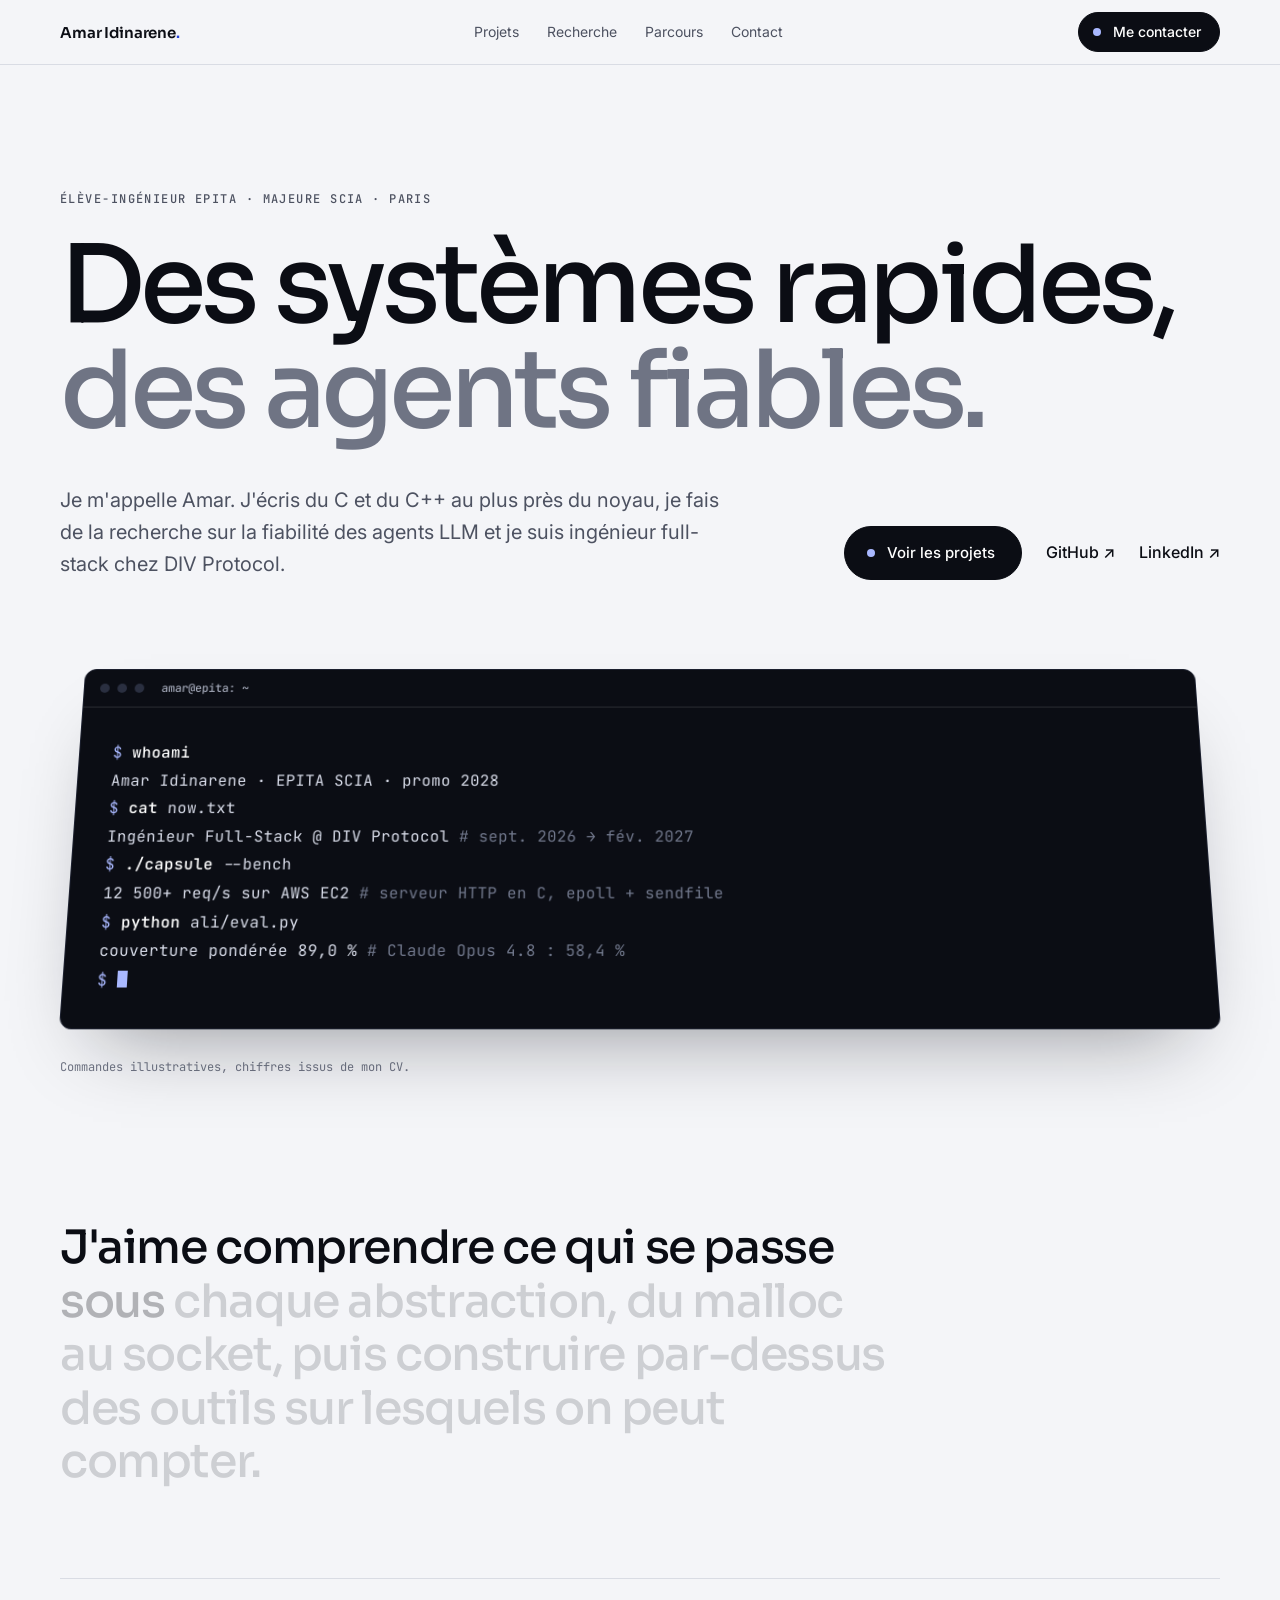
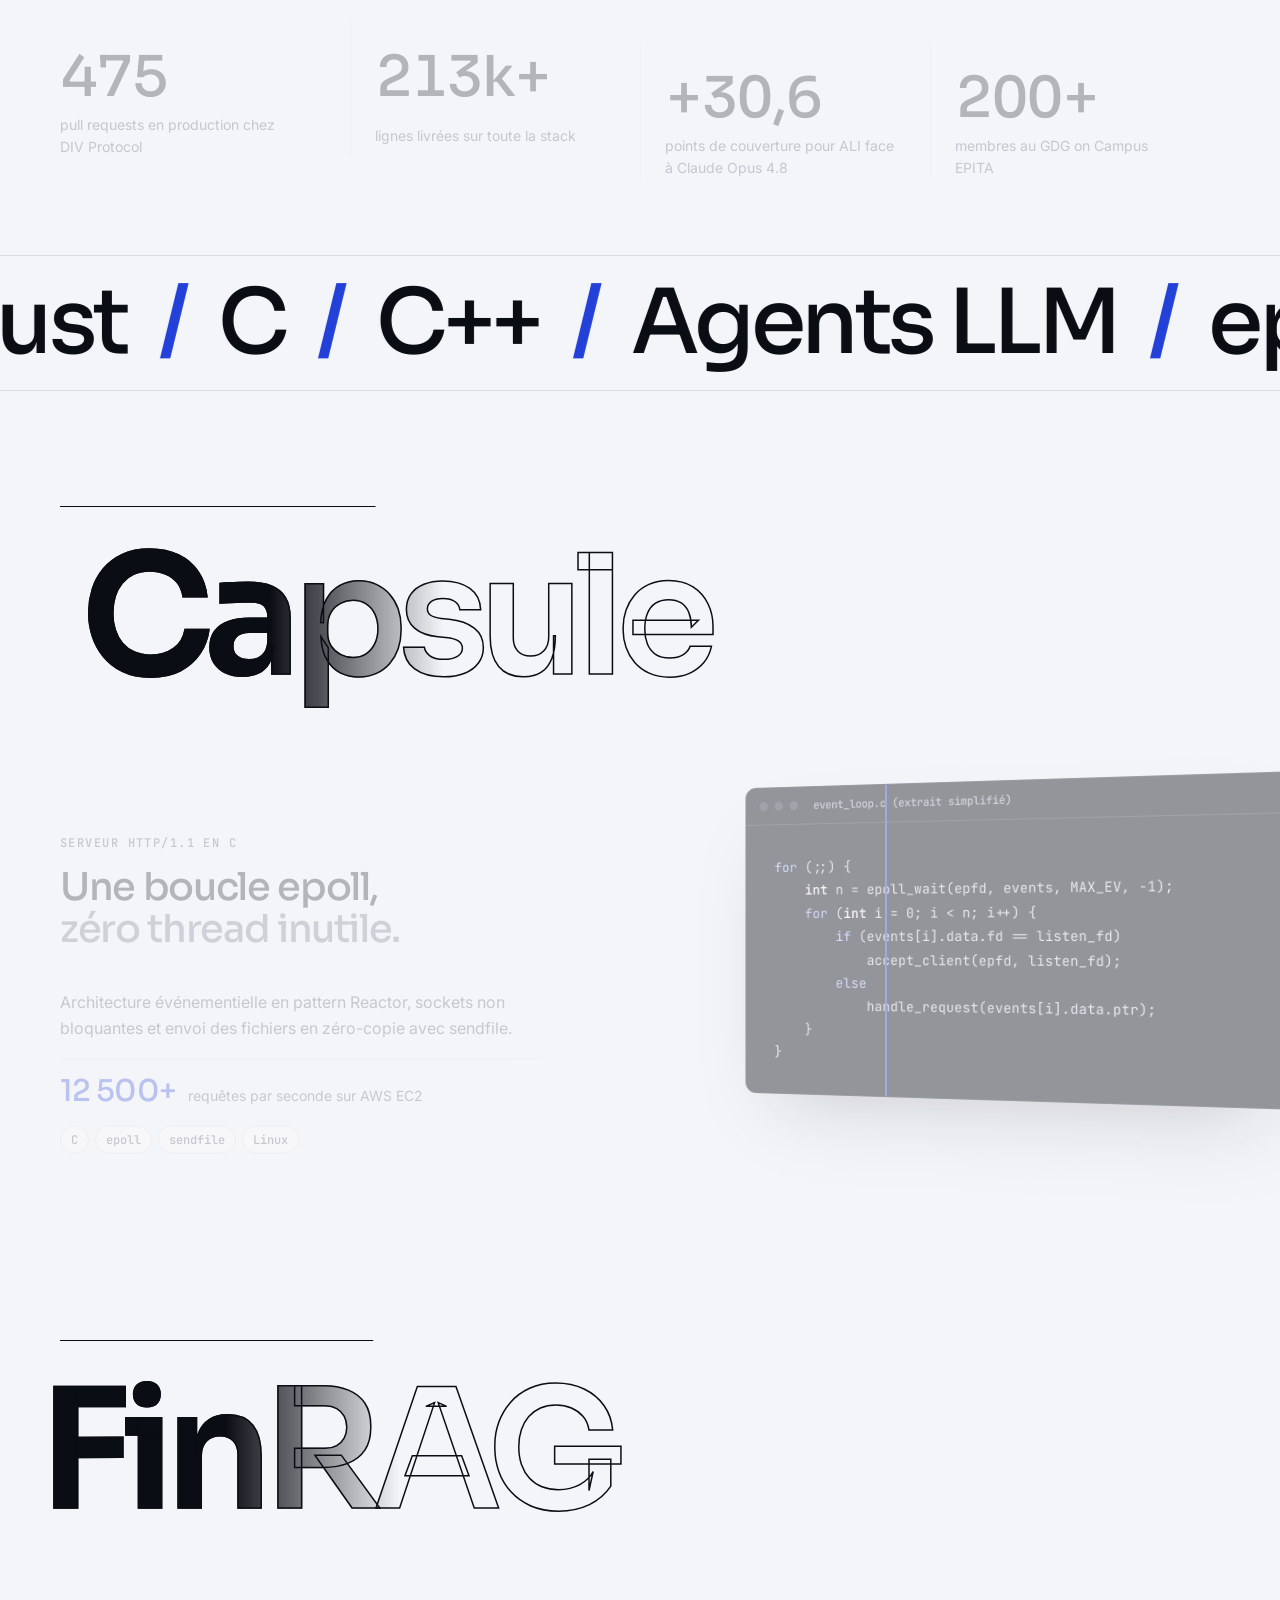
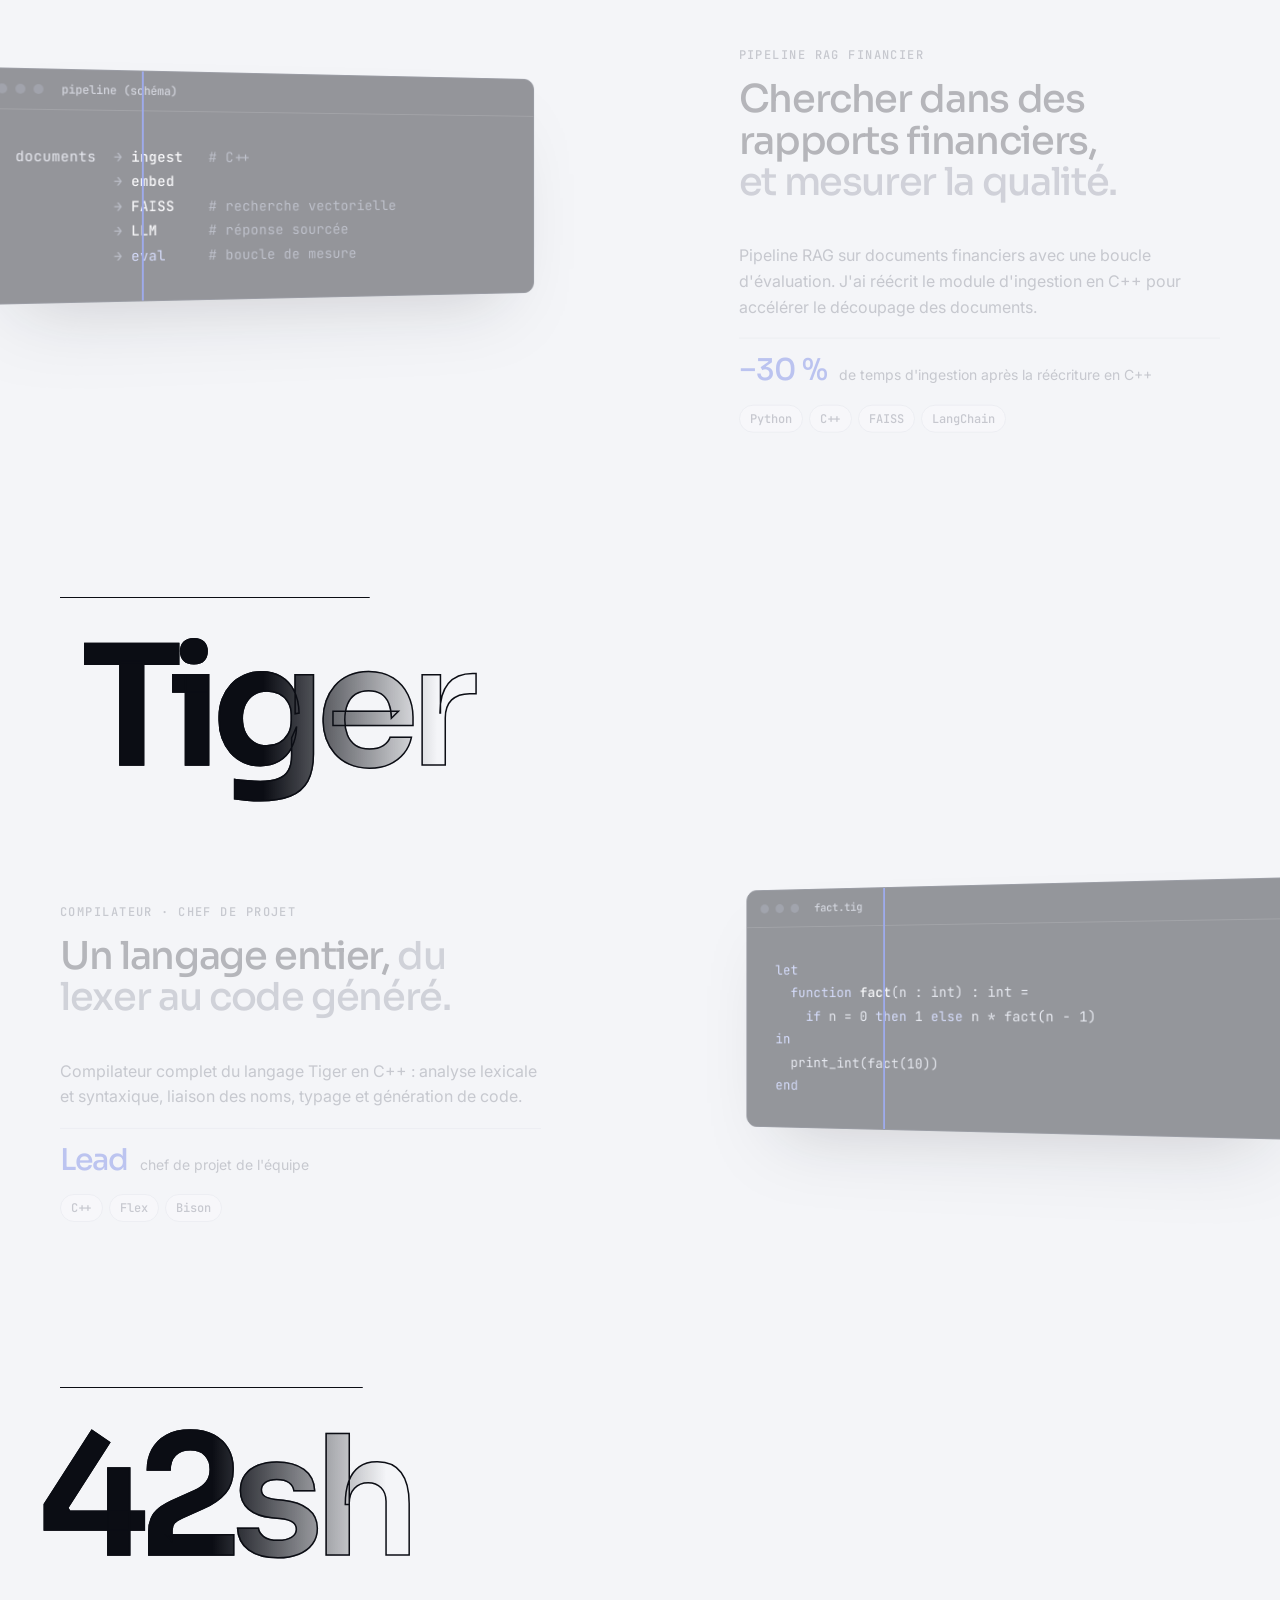
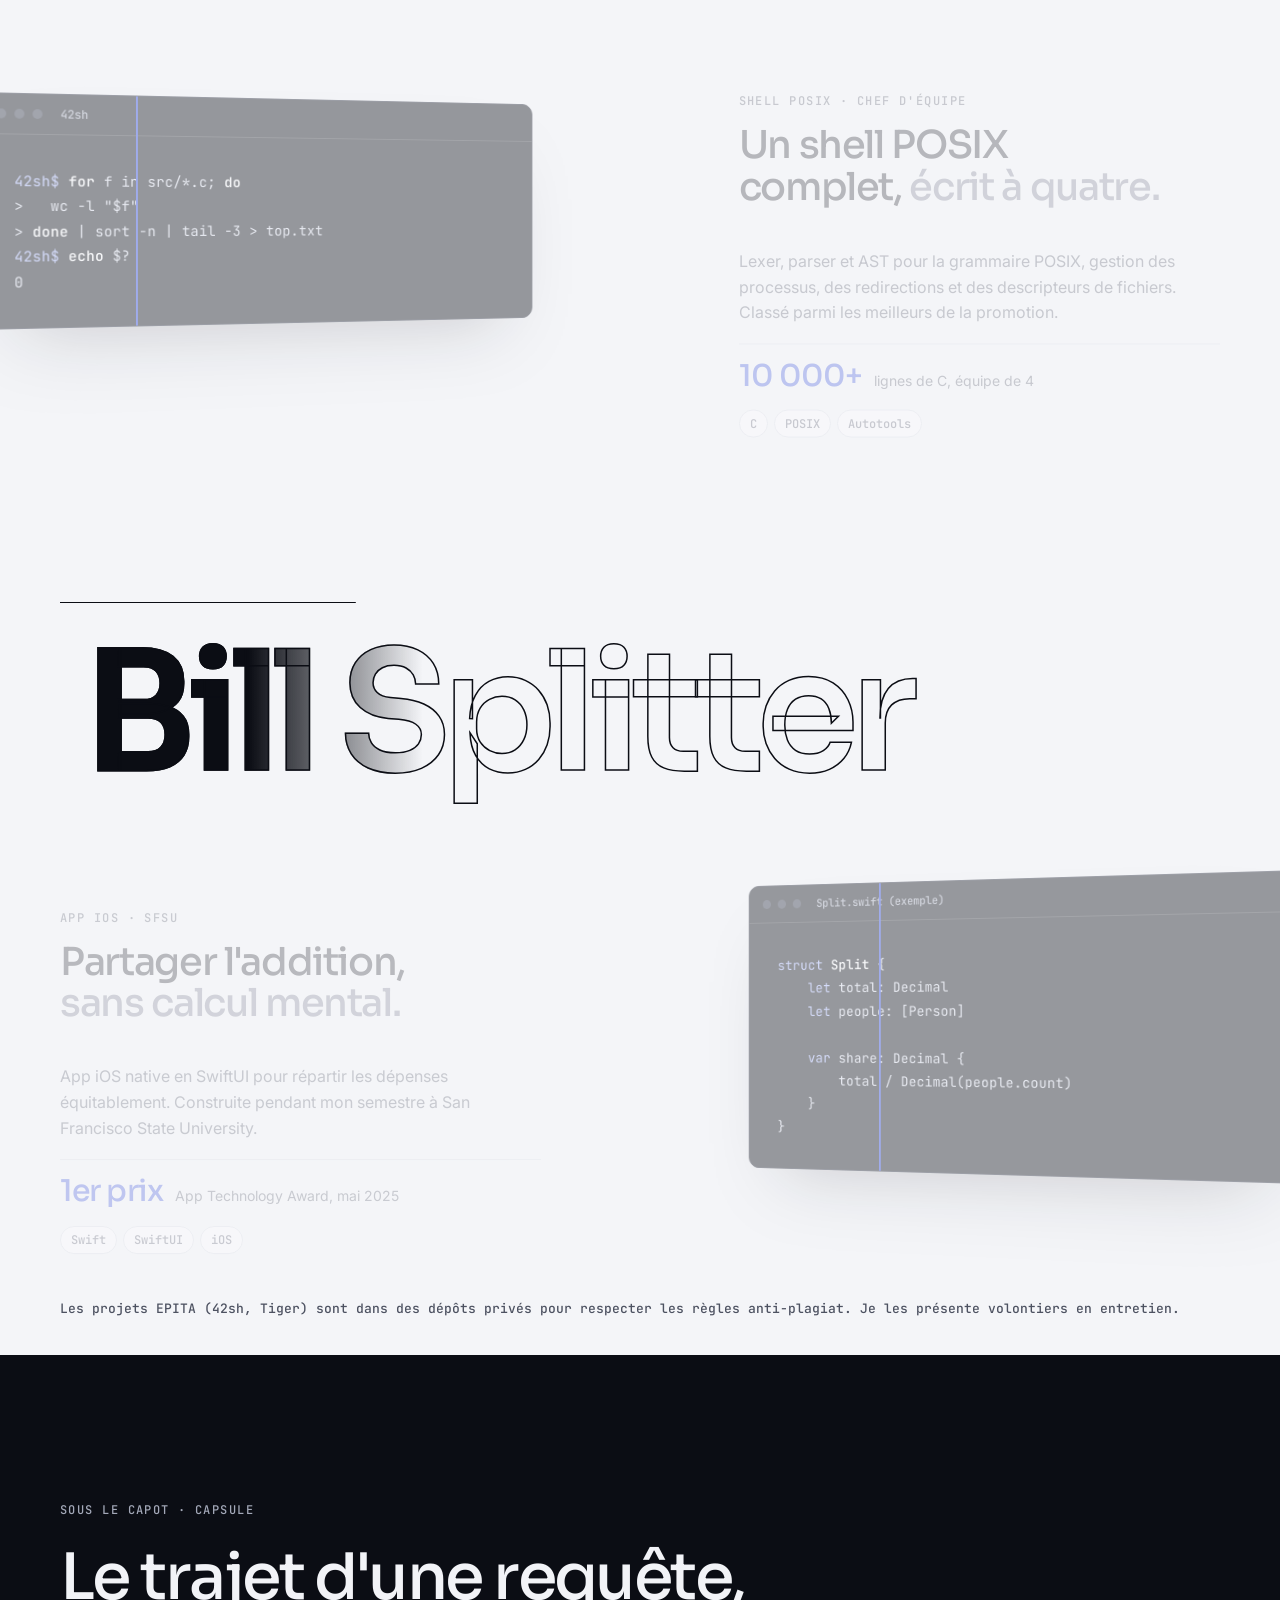
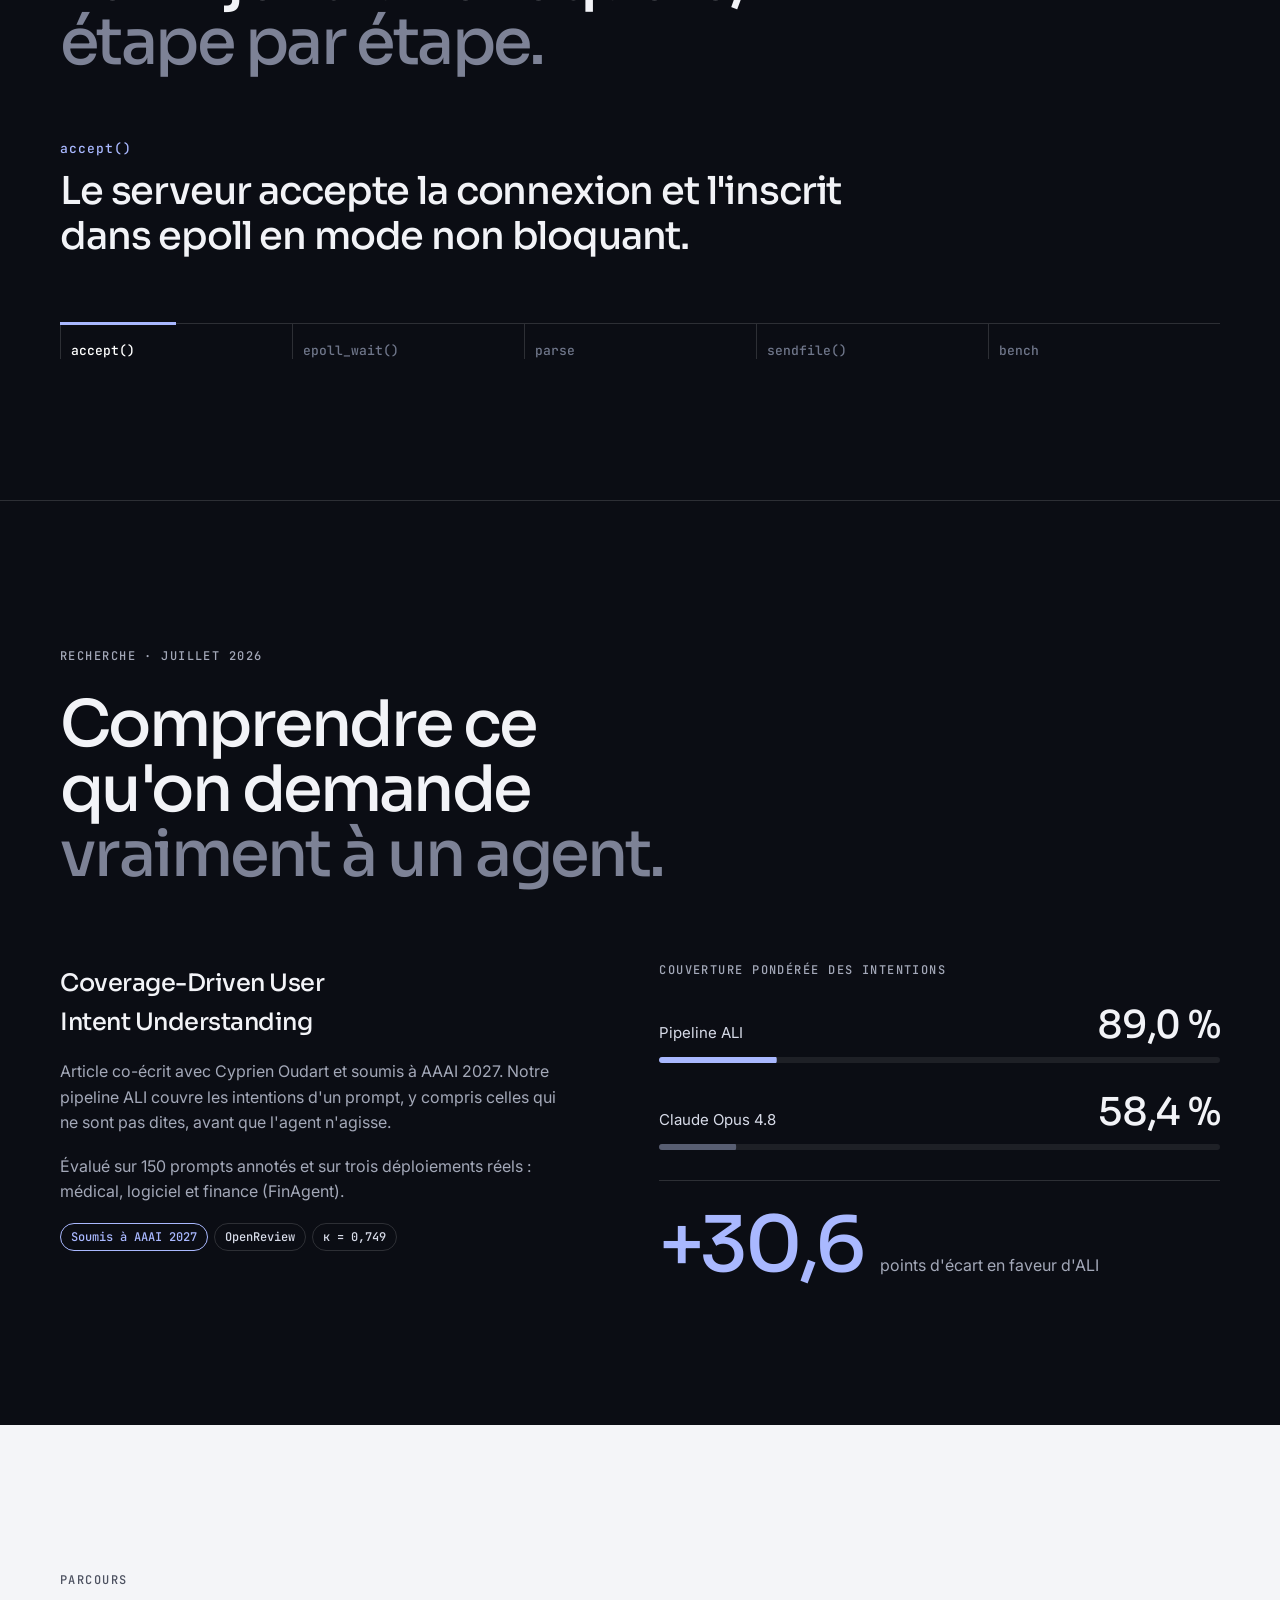
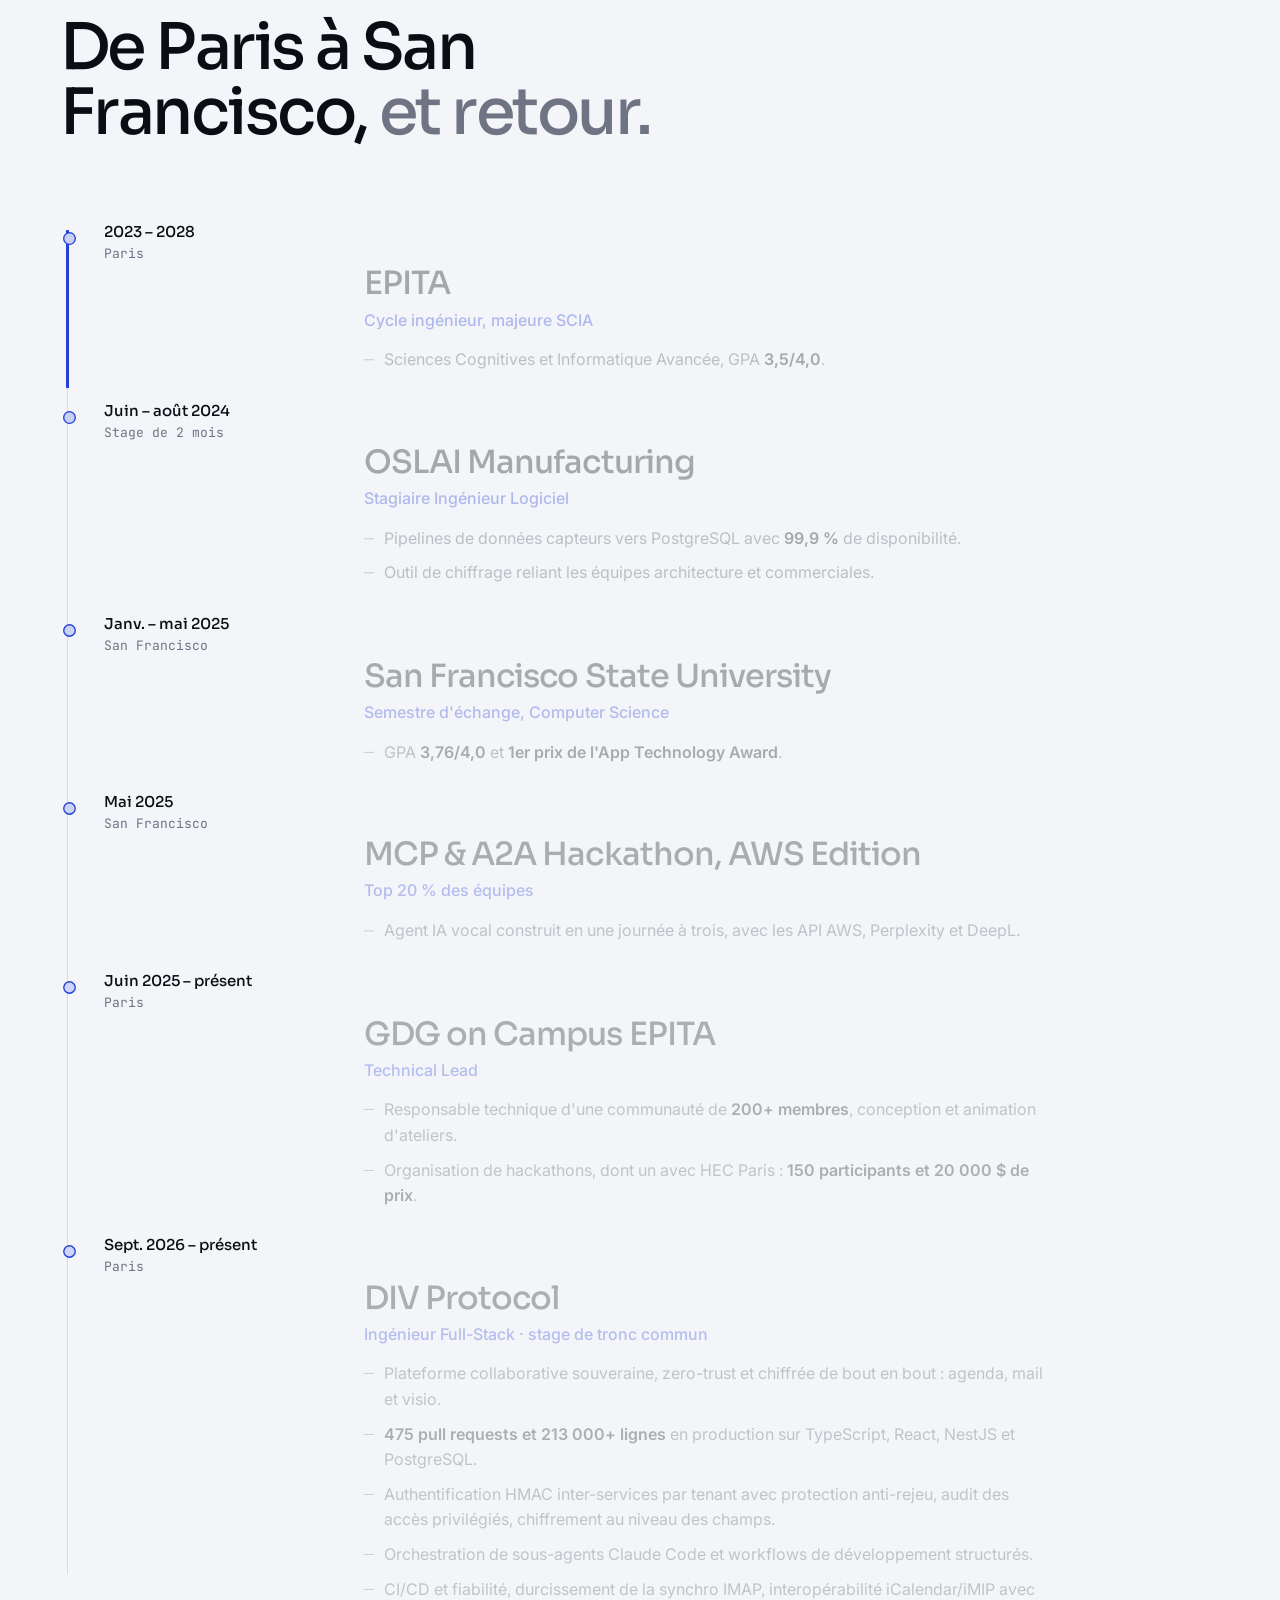
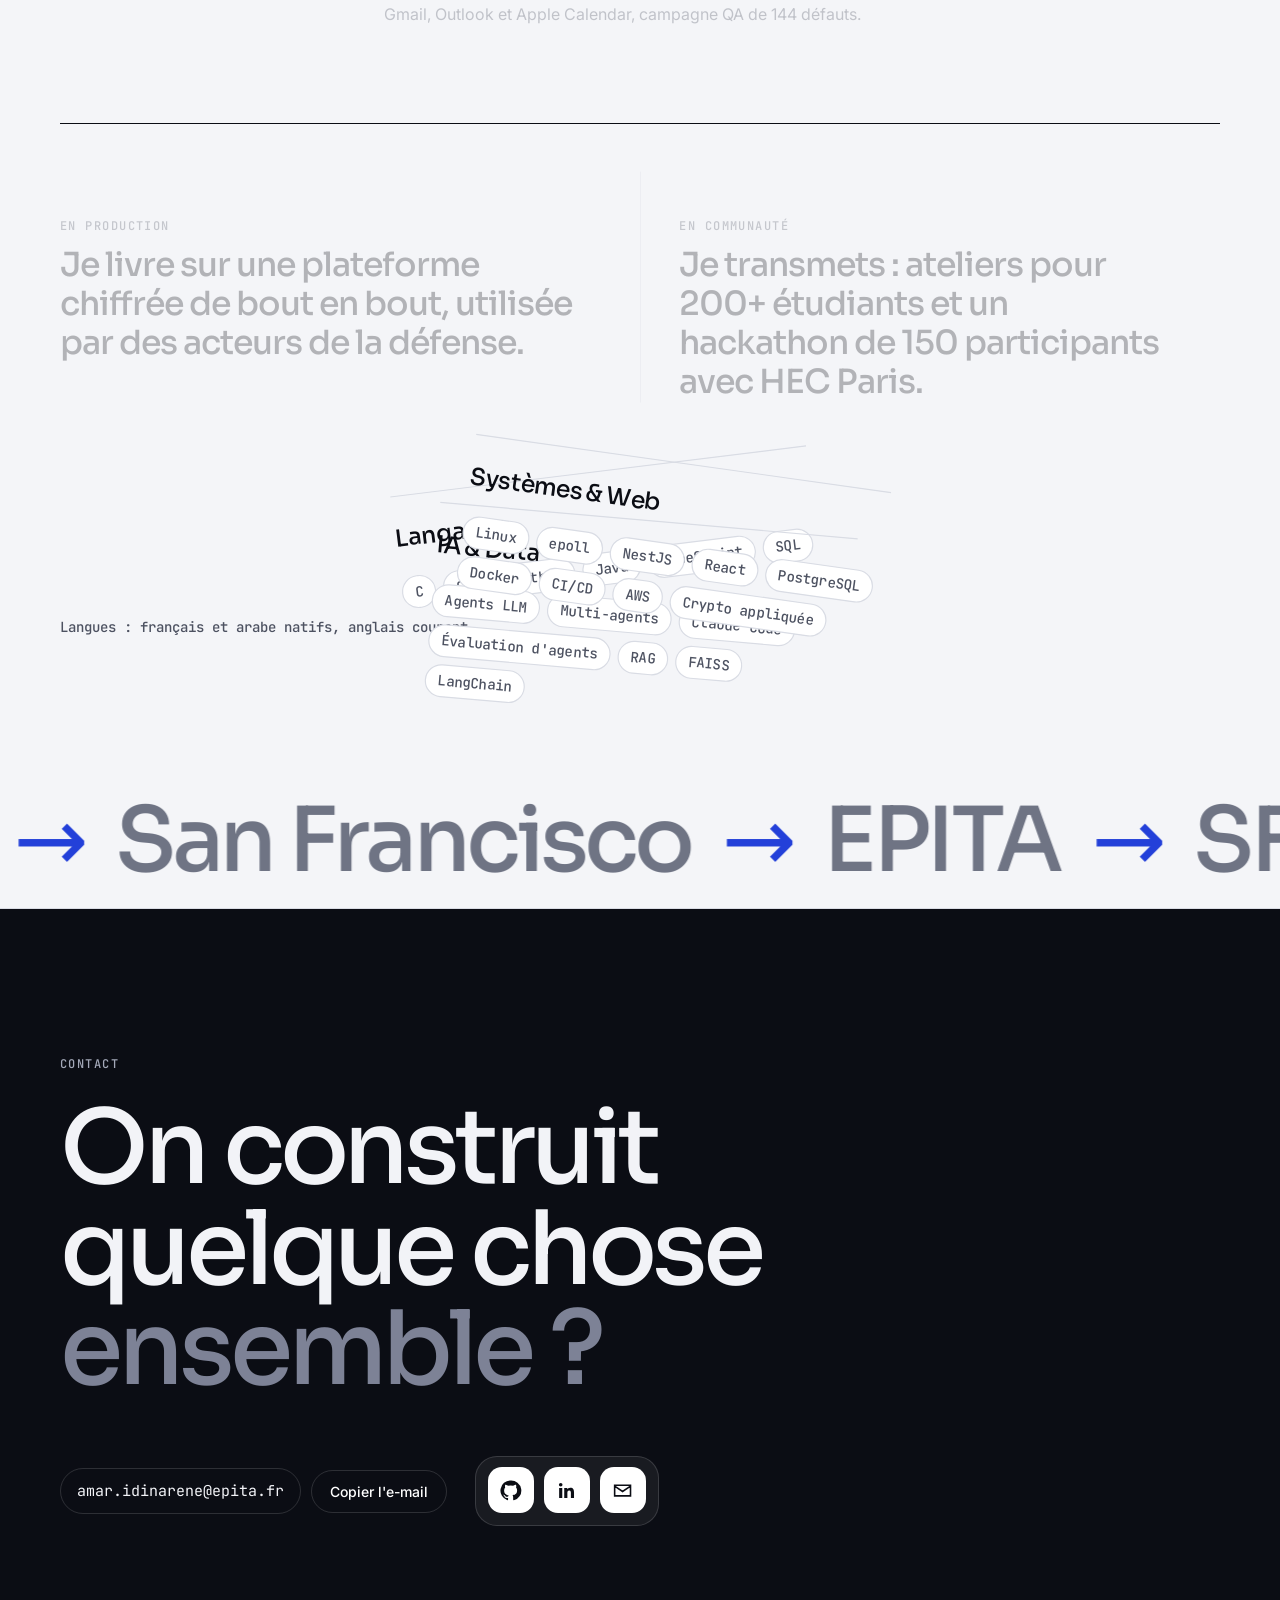
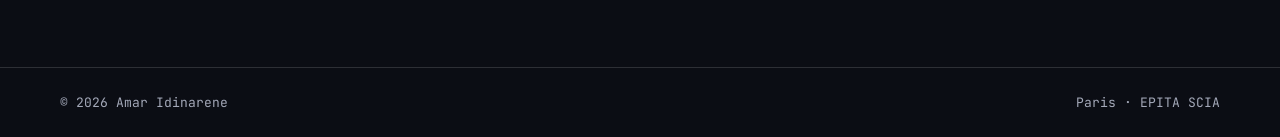
<file: docs/index.html>
<!doctype html>
<html lang="fr">
<head>
<meta charset="utf-8">
<meta name="viewport" content="width=device-width, initial-scale=1, viewport-fit=cover">
<title>Amar Idinarene</title>
<meta name="claude:viewport-fit-sides" content="cover">
<meta name="description" content="Amar Idinarene, élève-ingénieur EPITA (majeure SCIA). Systèmes C/C++, agents LLM, ingénieur full-stack chez DIV Protocol.">
<link rel="preconnect" href="https://fonts.googleapis.com">
<link rel="preconnect" href="https://fonts.gstatic.com" crossorigin>
<link rel="stylesheet" href="https://fonts.googleapis.com/css2?family=Sora:wght@400;500;600&family=Inter:wght@400;500;600&family=JetBrains+Mono:wght@400;500&display=swap">
<style>
/*
 * scroll-motion-site: styles for the motion helpers.
 * Every scroll-linked rule reads its variable with a fallback equal to the final state,
 * so the page is complete without JavaScript, in a non-scrolling preview and under
 * prefers-reduced-motion. Rename the tokens to match the project's design system.
 */
:root {
  --ground: #f4f4f7;
  --surface: #ffffff;
  --ink: #0b0c12;
  --ink-soft: #50525f;
  --ink-faint: #8a8c99;
  --line: #d9d9e0;
  --accent: #4b2fd6;
  --accent-on-dark: #b9adff;
  --ease-out: cubic-bezier(0.2, 0.7, 0.2, 1);
}

/* Triggered once: words of a heading. The script splits [data-words] into .wd spans. */
.wd { display: inline-block; }
.js [data-words] .wd {
  opacity: 0;
  transform: translateY(22px);
  filter: blur(10px);
  transition: opacity 0.7s ease, filter 0.7s ease, transform 0.7s var(--ease-out);
}
.js [data-words].in .wd { opacity: 1; transform: none; filter: blur(0); }
.js [data-words][data-words="plain"] .wd { filter: none; }

/* Linked to scroll. --e is entry progress, --p is the full pass through the viewport. */
.draw { transform: scaleX(var(--e, 1)); transform-origin: 0 50%; }
.lift { opacity: calc(0.15 + var(--e, 1) * 0.85); transform: translateY(calc((1 - var(--e, 1)) * 56px)); }
.rise > * { opacity: var(--e, 1); transform: translateY(calc((1 - var(--e, 1)) * 60px)); }
.rise > *:nth-child(n + 3) { transform: translateY(calc((1 - var(--e, 1)) * 90px)); }
.tilt {
  transform-origin: 50% 100%;
  transform: rotateX(calc((1 - var(--e, 1)) * 26deg)) scale(calc(0.88 + var(--e, 1) * 0.12));
  opacity: calc(0.25 + var(--e, 1) * 0.75);
}
.scanl {
  position: absolute; top: 0; bottom: 0; width: 2px; background: var(--accent);
  left: calc(var(--e, 1) * 100%); opacity: calc((1 - var(--e, 1)) * 4);
}
.from-left {
  transform-origin: 0 50%;
  transform: translateX(calc((1 - var(--e, 1)) * -110px)) rotateY(calc((1 - var(--e, 1)) * 24deg));
  opacity: calc(0.2 + var(--e, 1) * 0.8);
}
.from-right {
  transform-origin: 100% 50%;
  transform: translateX(calc((1 - var(--e, 1)) * 110px)) rotateY(calc((1 - var(--e, 1)) * -24deg));
  opacity: calc(0.2 + var(--e, 1) * 0.8);
}
.fill {
  color: transparent;
  -webkit-text-stroke: 1.5px var(--ink);
  background: linear-gradient(90deg, var(--ink) calc(var(--e, 1) * 115% - 15%), transparent calc(var(--e, 1) * 115%)) no-repeat;
  -webkit-background-clip: text;
  background-clip: text;
}
.fill-y { transform-origin: 50% 0; transform: scaleY(clamp(0, calc((var(--p, 1) - 0.1) * 1.4), 1)); }
.page-progress { transform-origin: 0 50%; transform: scaleX(var(--sp, 0)); }
.hero-tilt {
  transform-origin: 50% 0;
  transform: rotateX(calc((1 - var(--h, 1)) * 16deg)) scale(calc(0.94 + var(--h, 1) * 0.06));
}

/* Words that light up one by one while the block crosses the viewport. Set by the script. */
[data-reveal-words] .rw { opacity: clamp(0.16, calc((var(--p, 1) - 0.18) * var(--rw-k, 60) - var(--rw-i, 0)), 1); }

/* Pile to grid. Put .tile on the .sc section and --dx --dy --r on each window. */
.tile { --t: clamp(0, calc((var(--p, 1) - 0.2) * 4), 1); }
.tile-item {
  transform: translate(calc((1 - var(--t)) * var(--dx, 0%)), calc((1 - var(--t)) * var(--dy, 0%)))
    rotate(calc((1 - var(--t)) * var(--r, 0deg))) scale(calc(1 + (1 - var(--t)) * 0.18));
}

/* Nav that hides on scroll down. */
[data-hide-on-scroll] { transition: transform 0.35s ease; }
[data-hide-on-scroll].is-hidden:not(:focus-within) { transform: translateY(-110%); }

/* Marquee: the script repeats the content three times and moves it. */
[data-marquee] { display: flex; width: max-content; white-space: nowrap; will-change: transform; }

/* Spotlight that follows the pointer. Add an empty .spot-l inside [data-spot]. */
[data-spot] { position: relative; }
.spot-l {
  position: absolute; inset: 0; pointer-events: none; opacity: 0; transition: opacity 0.3s ease;
  background: radial-gradient(340px circle at var(--mx, 50%) var(--my, 50%), color-mix(in srgb, var(--accent) 16%, transparent), transparent 70%);
}
@media (hover: hover) and (pointer: fine) { [data-spot]:hover .spot-l { opacity: 1; } }

/* Dock magnification: children .dk grow with --s. */
[data-dock] { display: flex; align-items: flex-end; gap: 10px; }
.dk { flex: none; width: calc(46px * var(--s, 1)); height: calc(46px * var(--s, 1)); transition: width 0.14s ease-out, height 0.14s ease-out; }

/* Buttons. Pill with a dot that grows to fill it on hover (after Magic UI's Interactive Hover Button). */
.ihb {
  position: relative; display: inline-flex; align-items: center; gap: 12px; overflow: hidden; box-sizing: border-box;
  min-height: 50px; padding: 14px 26px 14px 22px; border-radius: 999px; border: 1px solid var(--ink);
  background: transparent; color: var(--ink); font-weight: 500; font-size: 15px; text-decoration: none; cursor: pointer;
}
.ihb .d { width: 8px; height: 8px; border-radius: 50%; background: var(--ink); transition: transform 0.5s var(--ease-out); }
.ihb .t { position: relative; transition: transform 0.3s ease, opacity 0.3s ease; }
.ihb .h {
  position: absolute; inset: 0; display: flex; align-items: center; justify-content: center; gap: 10px;
  color: var(--surface); transform: translateX(36px); opacity: 0; transition: transform 0.3s ease, opacity 0.3s ease;
}
.ihb:hover .d, .ihb:focus-visible .d { transform: scale(110); }
.ihb:hover .t, .ihb:focus-visible .t { transform: translateX(36px); opacity: 0; }
.ihb:hover .h, .ihb:focus-visible .h { transform: none; opacity: 1; }
.ihb.pri { background: var(--ink); color: var(--surface); }
.ihb.pri .d { background: var(--accent-on-dark); }
.ihb.pri .h { color: var(--ink); }
.ihb.inv { border-color: rgba(255, 255, 255, 0.6); color: #ffffff; }
.ihb.inv .d { background: #ffffff; }
.ihb.inv .h { color: var(--ink); }

/* Text link whose underline draws on hover. */
.ul {
  display: inline-flex; align-items: center; gap: 8px; padding: 12px 0; font-weight: 500; text-decoration: none; color: inherit;
  background: linear-gradient(currentColor, currentColor) 0 calc(100% - 8px) / 0 1px no-repeat;
  transition: background-size 0.35s ease;
}
.ul:hover, .ul:focus-visible { background-size: 100% 1px; }

:focus-visible { outline: 2px solid var(--accent); outline-offset: 3px; }

@media (prefers-reduced-motion: reduce) {
  .ihb .d, .ihb .t, .ihb .h, .ul, .dk, [data-hide-on-scroll] { transition: none; }
}

</style>
<style>
/* Layout: sober register. Light ground, ink type, one cobalt accent, hairlines; two dark bands (research + contact). No pinning. */
:root{
  --ground:#f4f5f8; --surface:#ffffff; --ink:#0b0d14; --ink-soft:#4d5261; --ink-faint:#6f7484; --line:#d9dce4;
  --accent:#2340d9; --accent-on-dark:#a9b8ff; --dark:#0b0d14; --dark-soft:#a3a8b8; --dark-line:rgba(255,255,255,.14);
  --head:"Sora",ui-sans-serif,system-ui,sans-serif;
  --body:"Inter",ui-sans-serif,system-ui,sans-serif;
  --mono:"JetBrains Mono",ui-monospace,SFMono-Regular,Menlo,monospace;
  color-scheme:light;
}
*{box-sizing:border-box}
body{background:var(--ground);color:var(--ink);font:16px/1.6 var(--body);overflow-x:hidden}
main{overflow-x:clip}
h1,h2,h3,p{margin:0}
h1,h2,h3{font-family:var(--head);font-weight:500;text-wrap:balance}
.gr{color:var(--ink-faint)}
.wrap{max-width:1200px;margin:0 auto;padding-left:max(20px,env(safe-area-inset-left,0px));padding-right:max(20px,env(safe-area-inset-right,0px))}
section{position:relative}
.pad{padding-block:clamp(80px,11vw,150px)}
.label{font:500 12px/1 var(--mono);letter-spacing:.12em;text-transform:uppercase;color:var(--ink-soft)}
.dark .label{color:var(--dark-soft)}
.hair{display:block;height:1px;background:var(--ink)}

/* nav */
header.nav{position:fixed;top:0;left:0;right:0;z-index:20;background:color-mix(in srgb,var(--ground) 92%,transparent);border-bottom:1px solid var(--line);padding-top:env(safe-area-inset-top,0px)}
header.nav .wrap{display:flex;align-items:center;justify-content:space-between;height:64px;gap:16px}
.brand{font:600 15px var(--head);text-decoration:none;color:var(--ink);letter-spacing:-.01em}
.brand i{font-style:normal;color:var(--accent)}
.navl{display:flex;gap:28px;font-size:14px}
.navl a{text-decoration:none;color:var(--ink-soft)}
.navl a:hover{color:var(--ink)}
header.nav .page-progress{position:absolute;left:0;right:0;bottom:-1px;height:1px;background:var(--accent)}
.ihb{font-family:var(--body)}
.ihb.sm{min-height:40px;padding:8px 18px 8px 14px;font-size:14px}
@media (max-width:760px){.navl{display:none}}

/* hero */
.hero{padding-top:clamp(130px,16vw,190px);padding-bottom:clamp(40px,6vw,70px)}
.hero .label{display:block;margin-bottom:28px}
.hero h1{font-size:clamp(44px,8.4vw,124px);line-height:.98;letter-spacing:-.045em;max-width:14ch}
.hero .intro{display:flex;flex-wrap:wrap;gap:28px 64px;align-items:end;justify-content:space-between;margin-top:40px}
.hero .intro p{max-width:52ch;font-size:clamp(17px,1.6vw,20px);color:var(--ink-soft);min-width:0}
.hero .acts{display:flex;flex-wrap:wrap;gap:8px 24px;align-items:center}
.persp{perspective:1600px}
.stage{margin-top:clamp(48px,7vw,90px)}
.win{background:var(--dark);border-radius:12px;overflow:hidden;box-shadow:0 40px 80px -40px rgba(11,13,20,.45);border:1px solid #1d2130}
.win .bar{display:flex;align-items:center;gap:8px;padding:12px 16px;border-bottom:1px solid var(--dark-line)}
.win .bar i{width:10px;height:10px;border-radius:50%;background:#2a2f40}
.win .bar span{margin-left:10px;font:500 12px var(--mono);color:var(--dark-soft)}
.term{padding:clamp(18px,3vw,34px);font:400 clamp(12.5px,1.35vw,16px)/1.85 var(--mono);color:#d7dbe8;overflow-x:auto;white-space:pre}
.term .c{color:var(--accent-on-dark)}
.term .m{color:#6f768a}
.term .k{color:#ffffff;font-weight:500}
.stage .note{margin-top:12px;font:400 12px var(--mono);color:var(--ink-faint)}

/* statement + facts */
.statement{font:500 clamp(26px,3.6vw,50px)/1.16 var(--head);letter-spacing:-.03em;max-width:24ch}
.facts{display:grid;grid-template-columns:repeat(4,minmax(0,1fr));margin-top:clamp(56px,7vw,90px);border-top:1px solid var(--line)}
.fact{padding:26px 24px 0 0;display:grid;gap:8px}
.fact+.fact{padding-left:24px;border-left:1px solid var(--line)}
.fact b{font:500 clamp(34px,4.4vw,60px)/1 var(--head);letter-spacing:-.04em;font-variant-numeric:tabular-nums}
.fact span{color:var(--ink-soft);font-size:14px;max-width:26ch}
@media (max-width:860px){.facts{grid-template-columns:repeat(2,minmax(0,1fr))}.fact:nth-child(3){padding-left:0;border-left:0}.fact:nth-child(n+3){padding-top:32px}}

/* marquee band */
.band{overflow:clip;border-block:1px solid var(--line);padding-block:clamp(14px,2vw,22px);font:500 clamp(40px,7vw,104px)/1 var(--head);letter-spacing:-.05em}
.band span{padding-right:.35em}
.band span.s{color:var(--accent)}

/* projects */
.proj{padding-block:clamp(70px,9vw,120px)}
.proj .big{font:600 clamp(64px,13vw,190px)/1 var(--head);letter-spacing:-.06em;margin:28px 0 clamp(32px,5vw,56px);padding-bottom:.08em}
.proj .cols{display:grid;grid-template-columns:1fr 1.25fr;gap:clamp(32px,6vw,80px);align-items:center}
.proj.rev .cols{grid-template-columns:1.25fr 1fr}
.proj.rev .txt{order:2}
.proj .txt{display:grid;gap:18px;min-width:0}
.proj h2{font-size:clamp(26px,3vw,40px);line-height:1.08;letter-spacing:-.035em}
.proj p{color:var(--ink-soft);max-width:48ch}
.metric{display:flex;align-items:baseline;gap:12px;padding-top:16px;border-top:1px solid var(--line)}
.metric b{white-space:nowrap;font:500 30px/1 var(--head);letter-spacing:-.03em;color:var(--accent)}
.metric span{color:var(--ink-soft);font-size:14px}
.tags{display:flex;flex-wrap:wrap;gap:6px}
.tag{font:500 12px var(--mono);padding:5px 10px;border:1px solid var(--line);border-radius:999px;color:var(--ink-soft);background:var(--surface)}
.code{position:relative;min-width:0}
.code .term{font-size:clamp(12px,1.2vw,14.5px);line-height:1.75}
@media (max-width:860px){.proj .cols,.proj.rev .cols{grid-template-columns:1fr}.proj.rev .txt{order:0}}

/* research: dark key moment */
.dark{background:var(--dark);color:#f2f3f7}
.dark .gr{color:#7d8296}
.research h2{font-size:clamp(34px,5vw,72px);line-height:1.02;letter-spacing:-.04em;max-width:18ch;margin-top:24px}
.rgrid{display:grid;grid-template-columns:1fr 1.1fr;gap:clamp(40px,7vw,96px);margin-top:clamp(48px,6vw,80px);align-items:start}
.rgrid .txt{display:grid;gap:18px;min-width:0}
.rgrid h3{font-size:24px;letter-spacing:-.02em}
.rgrid p{color:var(--dark-soft)}
.dark .tag{background:transparent;border-color:var(--dark-line);color:#d7dbe8}
.dark .tag.on{border-color:var(--accent-on-dark);color:var(--accent-on-dark)}
.bench{display:grid;gap:30px}
.bench .row{display:flex;justify-content:space-between;align-items:baseline;margin-bottom:12px}
.bench .row span{font-size:15px;color:#d7dbe8}
.bench .row b{font:500 clamp(28px,3vw,40px)/1 var(--head);letter-spacing:-.03em;font-variant-numeric:tabular-nums}
.track{position:relative;height:6px;background:rgba(255,255,255,.08);border-radius:3px;overflow:hidden}
.track i{position:absolute;inset:0 auto 0 0;width:var(--w);border-radius:3px;transform-origin:0 50%;transform:scaleX(var(--e,1))}
.track.ours i{background:var(--accent-on-dark)}
.track.base i{background:#585e72}
.gap{display:flex;gap:18px;align-items:baseline;padding-top:26px;border-top:1px solid var(--dark-line)}
.gap b{font:500 clamp(44px,6vw,80px)/1 var(--head);letter-spacing:-.05em;color:var(--accent-on-dark)}
.gap span{color:var(--dark-soft);max-width:22ch}
@media (max-width:860px){.rgrid{grid-template-columns:1fr}}

/* timeline */
.tl{position:relative;margin-top:clamp(48px,6vw,80px);padding-left:44px;display:grid;gap:clamp(48px,6vw,72px)}
.tl .base{position:absolute;left:7px;top:8px;bottom:8px;width:1px;background:var(--line)}
.tl .fill-y{position:absolute;left:6px;top:8px;bottom:8px;width:3px;background:var(--accent);border-radius:2px}
.job{position:relative;display:grid;grid-template-columns:220px minmax(0,1fr);gap:20px 40px}
.job::before{content:"";position:absolute;left:-44px;top:7px;width:15px;height:15px;border-radius:50%;background:var(--ground);border:2px solid var(--accent)}
.when{display:grid;gap:4px;align-content:start}
.when b{font:500 15px var(--head)}
.when span{font:400 13px var(--mono);color:var(--ink-faint)}
.job h3{font-size:clamp(24px,2.6vw,32px);letter-spacing:-.03em;line-height:1.1}
.job .role{color:var(--accent);font-weight:500;margin:6px 0 14px}
.job ul{margin:0;padding:0;list-style:none;display:grid;gap:9px;color:var(--ink-soft);max-width:68ch}
.job li{padding-left:20px;position:relative}
.job li::before{content:"";position:absolute;left:0;top:.75em;width:10px;height:1px;background:var(--ink-faint)}
.job li strong{color:var(--ink);font-weight:600}
@media (max-width:760px){.job{grid-template-columns:1fr;gap:8px}.tl{padding-left:32px}.job::before{left:-32px}}

/* two statements */
.duo{display:grid;grid-template-columns:1fr 1fr;border-top:1px solid var(--ink)}
.duo>div{padding:clamp(28px,4vw,48px) clamp(0px,3vw,40px) 0 0;display:grid;gap:14px;align-content:start}
.duo>div+div{padding-left:clamp(20px,3vw,40px);border-left:1px solid var(--line)}
.duo p.s{font:500 clamp(22px,2.6vw,34px)/1.18 var(--head);letter-spacing:-.03em}
@media (max-width:760px){.duo{grid-template-columns:1fr}.duo>div+div{padding-left:0;border-left:0;border-top:1px solid var(--line);margin-top:28px}}

/* skills */
.skills{display:grid;grid-template-columns:repeat(3,minmax(0,1fr));gap:clamp(24px,4vw,48px);margin-top:clamp(40px,5vw,64px)}
.sk{display:grid;gap:16px;align-content:start;padding-top:20px;border-top:1px solid var(--line)}
.sk h3{font-size:20px;letter-spacing:-.02em}
@media (max-width:860px){.skills{grid-template-columns:1fr}}

/* contact */
.cta h2{font-size:clamp(44px,8vw,116px);line-height:.98;letter-spacing:-.05em;max-width:12ch;margin-top:24px}
.cta .row{display:flex;flex-wrap:wrap;gap:18px 28px;align-items:center;margin-top:clamp(36px,5vw,56px)}
.mail{display:flex;flex-wrap:wrap;gap:10px;align-items:center}
.mail code{font:400 15px var(--mono);padding:12px 16px;border:1px solid var(--dark-line);border-radius:999px;user-select:all;word-break:break-all}
.copy{font:500 14px var(--body);padding:12px 18px;border-radius:999px;border:1px solid var(--dark-line);background:transparent;color:#fff;cursor:pointer}
.copy:hover{border-color:var(--accent-on-dark)}
.cta .ul{color:#fff}
/* ---- extra motion ---- */
.type{display:inline-block;white-space:nowrap;max-width:100%;padding-top:.25em}
@media (max-width:600px){.type{white-space:normal}.js .type{animation:none}}
.js .type{animation:typeIn 1.1s steps(var(--n,40)) .1s both}
@keyframes typeIn{from{clip-path:inset(0 100% 0 0)}to{clip-path:inset(0 0 0 0)}}
.term .ln{display:inline-block}
.js .boot .ln{animation:lnIn .45s var(--ease-out) both;animation-delay:calc(.7s + var(--i) * .26s)}
.js .boot .ln.cmd{animation-name:lnType;animation-timing-function:steps(18)}
@keyframes lnIn{from{opacity:0;transform:translateY(6px)}}
@keyframes lnType{from{clip-path:inset(0 100% 0 0)}to{clip-path:inset(0 0 0 0)}}
.cur{display:inline-block;width:.6em;height:1.05em;vertical-align:-2px;background:var(--accent-on-dark);animation:blink 1s steps(1) infinite}
@keyframes blink{50%{opacity:0}}
.proj .big{translate:calc((0.5 - var(--p,0.5)) * 90px) 0}
.proj.rev .big{translate:calc((var(--p,0.5) - 0.5) * 90px) 0}
.win[data-spot]{position:relative}
.job::before{background:color-mix(in srgb,var(--accent) calc(var(--e,1) * 100%),var(--ground));transform:scale(calc(.6 + var(--e,1) * .4))}
.band2{border-top:0}
.band2 span{color:var(--ink-faint)}.band2 span.s{color:var(--accent)}
@media (max-width:860px){.tile-item{transform:none}}

/* step sequence */
.steps h2{font-size:clamp(34px,5vw,72px);line-height:1.02;letter-spacing:-.04em;max-width:18ch;margin-top:24px}
.lines{margin-top:clamp(40px,5vw,64px);display:grid;gap:18px}
.lines p{font:500 clamp(22px,3vw,40px)/1.18 var(--head);letter-spacing:-.03em;max-width:28ch}
.lines .n{display:block;font:500 13px var(--mono);letter-spacing:.08em;color:var(--accent-on-dark);margin-bottom:12px}
.steps[data-step] .lines{display:grid}
.steps[data-step] .lines p{grid-area:1/1;opacity:0;transform:translateY(18px);filter:blur(8px);transition:opacity .5s ease,transform .5s var(--ease-out),filter .5s ease}
.steps[data-step="0"] .lines p:nth-child(1),.steps[data-step="1"] .lines p:nth-child(2),.steps[data-step="2"] .lines p:nth-child(3),.steps[data-step="3"] .lines p:nth-child(4),.steps[data-step="4"] .lines p:nth-child(5){opacity:1;transform:none;filter:none}
.srail{position:relative;height:1px;background:var(--dark-line);margin-top:clamp(40px,5vw,64px)}
.srail i{position:absolute;left:0;top:-1px;height:3px;width:100%;background:var(--accent-on-dark);transform-origin:0 50%;transition:transform .6s var(--ease-out)}
.steps[data-step="0"] .srail i{transform:scaleX(.1)}.steps[data-step="1"] .srail i{transform:scaleX(.3)}.steps[data-step="2"] .srail i{transform:scaleX(.5)}.steps[data-step="3"] .srail i{transform:scaleX(.7)}.steps[data-step="4"] .srail i{transform:scaleX(.9)}
.stations{display:grid;grid-template-columns:repeat(5,minmax(0,1fr));margin:0;padding:0;list-style:none}
.stations li{padding:18px 10px 0;border-left:1px solid var(--dark-line);font:500 13px var(--mono);color:#6f768a;transition:color .4s}
.steps:not([data-step]) .stations li,.steps[data-step="0"] .stations li:nth-child(1),.steps[data-step="1"] .stations li:nth-child(2),.steps[data-step="2"] .stations li:nth-child(3),.steps[data-step="3"] .stations li:nth-child(4),.steps[data-step="4"] .stations li:nth-child(5){color:#fff}
@media (max-width:600px){.stations{display:none}}
.steps + .research{border-top:1px solid var(--dark-line)}

/* dock */
.dockbar{padding:9px 12px 12px;border-radius:22px;background:rgba(255,255,255,.06);border:1px solid var(--dark-line);height:70px;width:max-content}
.dk{display:grid;place-items:center;border-radius:14px;background:#fff;color:var(--ink);border:0;cursor:pointer;padding:0}
.dk svg{width:46%;height:46%}
.dk:hover{background:var(--accent-on-dark)}
@media (prefers-reduced-motion:reduce){.type,.boot .ln,.cur{animation:none!important}.lines p{transition:none!important}}
footer{background:var(--dark);color:var(--dark-soft);border-top:1px solid var(--dark-line);padding-block:26px;font:400 13px var(--mono)}
footer .wrap{display:flex;justify-content:space-between;flex-wrap:wrap;gap:10px}
.dark :focus-visible{outline-color:var(--accent-on-dark)}
</style>
</head>
<body style="margin:0">
<header class="nav" data-hide-on-scroll>
  <div class="wrap">
    <a class="brand" href="#top">Amar Idinarene<i>.</i></a>
    <nav class="navl" aria-label="Sections">
      <a href="#projets">Projets</a><a href="#recherche">Recherche</a><a href="#parcours">Parcours</a><a href="#contact">Contact</a>
    </nav>
    <a class="ihb pri sm" href="#contact"><span class="d" aria-hidden="true"></span><span class="t">Me contacter</span><span class="h" aria-hidden="true">Me contacter →</span></a>
  </div>
  <span class="page-progress" aria-hidden="true"></span>
</header>

<main id="top">
  <section class="hero">
    <div class="wrap">
      <span class="label type" style="--n:44">Élève-ingénieur EPITA · majeure SCIA · Paris</span>
      <h1 data-words data-stagger="60">Des systèmes rapides, <span class="gr">des agents fiables.</span></h1>
      <div class="intro">
        <p>Je m'appelle Amar. J'écris du C et du C++ au plus près du noyau, je fais de la recherche sur la fiabilité des agents LLM et je suis ingénieur full-stack chez DIV Protocol.</p>
        <div class="acts">
          <a class="ihb pri" href="#projets"><span class="d" aria-hidden="true"></span><span class="t">Voir les projets</span><span class="h" aria-hidden="true">Voir les projets →</span></a>
          <a class="ul" href="https://github.com/Amaridi" target="_blank" rel="noopener">GitHub ↗</a>
          <a class="ul" href="https://linkedin.com/in/amaridi" target="_blank" rel="noopener">LinkedIn ↗</a>
        </div>
      </div>
      <div class="stage persp">
        <div class="win hero-tilt" data-spot>
          <div class="bar"><i></i><i></i><i></i><span>amar@epita: ~</span></div>
<div class="term boot"><span class="ln cmd" style="--i:0"><span class="c">$</span> <span class="k">whoami</span></span>
<span class="ln" style="--i:1">Amar Idinarene · EPITA SCIA · promo 2028</span>
<span class="ln cmd" style="--i:2"><span class="c">$</span> <span class="k">cat</span> now.txt</span>
<span class="ln" style="--i:3">Ingénieur Full-Stack @ DIV Protocol <span class="m"># sept. 2026 → fév. 2027</span></span>
<span class="ln cmd" style="--i:4"><span class="c">$</span> <span class="k">./capsule</span> --bench</span>
<span class="ln" style="--i:5">12 500+ req/s sur AWS EC2 <span class="m"># serveur HTTP en C, epoll + sendfile</span></span>
<span class="ln cmd" style="--i:6"><span class="c">$</span> <span class="k">python</span> ali/eval.py</span>
<span class="ln" style="--i:7">couverture pondérée 89,0 % <span class="m"># Claude Opus 4.8 : 58,4 %</span></span>
<span class="ln" style="--i:8"><span class="c">$</span> <span class="cur"></span></span></div>
          <span class="spot-l" aria-hidden="true"></span>
        </div>
        <p class="note">Commandes illustratives, chiffres issus de mon CV.</p>
      </div>
    </div>
  </section>

  <section class="sc pad" style="padding-top:clamp(40px,6vw,80px)">
    <div class="wrap">
      <p class="statement" data-reveal-words>J'aime comprendre ce qui se passe sous chaque abstraction, du malloc au socket, puis construire par-dessus des outils sur lesquels on peut compter.</p>
      <div class="facts rise">
        <div class="fact"><b data-count>475</b><span>pull requests en production chez DIV Protocol</span></div>
        <div class="fact"><b data-count>213k+</b><span>lignes livrées sur toute la stack</span></div>
        <div class="fact"><b data-count>+30,6</b><span>points de couverture pour ALI face à Claude Opus 4.8</span></div>
        <div class="fact"><b data-count>200+</b><span>membres au GDG on Campus EPITA</span></div>
      </div>
    </div>
  </section>

  <div class="band" aria-hidden="true"><div data-marquee><span>C</span><span class="s">/</span><span>C++</span><span class="s">/</span><span>Agents LLM</span><span class="s">/</span><span>epoll</span><span class="s">/</span><span>RAG</span><span class="s">/</span><span>NestJS</span><span class="s">/</span><span>Zero-trust</span><span class="s">/</span></div></div>

  <div id="projets">
    <section class="sc proj">
      <div class="wrap">
        <span class="hair draw" aria-hidden="true"></span>
        <h3 class="big fill">Capsule</h3>
        <div class="cols">
          <div class="txt rise">
            <span class="label">Serveur HTTP/1.1 en C</span>
            <h2 data-words="plain" data-stagger="45">Une boucle epoll, <span class="gr">zéro thread inutile.</span></h2>
            <p>Architecture événementielle en pattern Reactor, sockets non bloquantes et envoi des fichiers en zéro-copie avec sendfile.</p>
            <div class="metric"><b data-count>12 500+</b><span>requêtes par seconde sur AWS EC2</span></div>
            <div class="tags"><span class="tag">C</span><span class="tag">epoll</span><span class="tag">sendfile</span><span class="tag">Linux</span></div>
          </div>
          <div class="code persp"><div class="win from-right" data-spot>
            <div class="bar"><i></i><i></i><i></i><span>event_loop.c (extrait simplifié)</span></div>
<div class="term"><span class="c">for</span> (;;) {
    <span class="k">int</span> n = epoll_wait(epfd, events, MAX_EV, -1);
    <span class="c">for</span> (<span class="k">int</span> i = 0; i &lt; n; i++) {
        <span class="c">if</span> (events[i].data.fd == listen_fd)
            accept_client(epfd, listen_fd);
        <span class="c">else</span>
            handle_request(events[i].data.ptr);
    }
}</div>
            <span class="scanl" aria-hidden="true"></span><span class="spot-l" aria-hidden="true"></span>
          </div></div>
        </div>
      </div>
    </section>

    <section class="sc proj rev">
      <div class="wrap">
        <span class="hair draw" aria-hidden="true"></span>
        <h3 class="big fill">FinRAG</h3>
        <div class="cols">
          <div class="txt rise">
            <span class="label">Pipeline RAG financier</span>
            <h2 data-words="plain" data-stagger="45">Chercher dans des rapports financiers, <span class="gr">et mesurer la qualité.</span></h2>
            <p>Pipeline RAG sur documents financiers avec une boucle d'évaluation. J'ai réécrit le module d'ingestion en C++ pour accélérer le découpage des documents.</p>
            <div class="metric"><b data-count>−30 %</b><span>de temps d'ingestion après la réécriture en C++</span></div>
            <div class="tags"><span class="tag">Python</span><span class="tag">C++</span><span class="tag">FAISS</span><span class="tag">LangChain</span></div>
          </div>
          <div class="code persp"><div class="win from-left" data-spot>
            <div class="bar"><i></i><i></i><i></i><span>pipeline (schéma)</span></div>
<div class="term">documents  <span class="m">→</span> <span class="k">ingest</span>   <span class="m"># C++</span>
           <span class="m">→</span> <span class="k">embed</span>
           <span class="m">→</span> <span class="k">FAISS</span>    <span class="m"># recherche vectorielle</span>
           <span class="m">→</span> <span class="k">LLM</span>      <span class="m"># réponse sourcée</span>
           <span class="m">→</span> <span class="c">eval</span>     <span class="m"># boucle de mesure</span></div>
          <span class="scanl" aria-hidden="true"></span><span class="spot-l" aria-hidden="true"></span>
          </div></div>
        </div>
      </div>
    </section>

    <section class="sc proj">
      <div class="wrap">
        <span class="hair draw" aria-hidden="true"></span>
        <h3 class="big fill">Tiger</h3>
        <div class="cols">
          <div class="txt rise">
            <span class="label">Compilateur · chef de projet</span>
            <h2 data-words="plain" data-stagger="45">Un langage entier, <span class="gr">du lexer au code généré.</span></h2>
            <p>Compilateur complet du langage Tiger en C++ : analyse lexicale et syntaxique, liaison des noms, typage et génération de code.</p>
            <div class="metric"><b>Lead</b><span>chef de projet de l'équipe</span></div>
            <div class="tags"><span class="tag">C++</span><span class="tag">Flex</span><span class="tag">Bison</span></div>
          </div>
          <div class="code persp"><div class="win from-right" data-spot>
            <div class="bar"><i></i><i></i><i></i><span>fact.tig</span></div>
<div class="term"><span class="c">let</span>
  <span class="c">function</span> <span class="k">fact</span>(n : int) : int =
    <span class="c">if</span> n = 0 <span class="c">then</span> 1 <span class="c">else</span> n * fact(n - 1)
<span class="c">in</span>
  print_int(fact(10))
<span class="c">end</span></div>
          <span class="scanl" aria-hidden="true"></span><span class="spot-l" aria-hidden="true"></span>
          </div></div>
        </div>
      </div>
    </section>

    <section class="sc proj rev">
      <div class="wrap">
        <span class="hair draw" aria-hidden="true"></span>
        <h3 class="big fill">42sh</h3>
        <div class="cols">
          <div class="txt rise">
            <span class="label">Shell POSIX · chef d'équipe</span>
            <h2 data-words="plain" data-stagger="45">Un shell POSIX complet, <span class="gr">écrit à quatre.</span></h2>
            <p>Lexer, parser et AST pour la grammaire POSIX, gestion des processus, des redirections et des descripteurs de fichiers. Classé parmi les meilleurs de la promotion.</p>
            <div class="metric"><b data-count>10 000+</b><span>lignes de C, équipe de 4</span></div>
            <div class="tags"><span class="tag">C</span><span class="tag">POSIX</span><span class="tag">Autotools</span></div>
          </div>
          <div class="code persp"><div class="win from-left" data-spot>
            <div class="bar"><i></i><i></i><i></i><span>42sh</span></div>
<div class="term"><span class="c">42sh$</span> <span class="k">for</span> f in src/*.c; <span class="k">do</span>
&gt;   wc -l "$f"
&gt; <span class="k">done</span> | sort -n | tail -3 &gt; top.txt
<span class="c">42sh$</span> <span class="k">echo</span> $?
0</div>
          <span class="scanl" aria-hidden="true"></span><span class="spot-l" aria-hidden="true"></span>
          </div></div>
        </div>
      </div>
    </section>

    <section class="sc proj">
      <div class="wrap">
        <span class="hair draw" aria-hidden="true"></span>
        <h3 class="big fill">Bill Splitter</h3>
        <div class="cols">
          <div class="txt rise">
            <span class="label">App iOS · SFSU</span>
            <h2 data-words="plain" data-stagger="45">Partager l'addition, <span class="gr">sans calcul mental.</span></h2>
            <p>App iOS native en SwiftUI pour répartir les dépenses équitablement. Construite pendant mon semestre à San Francisco State University.</p>
            <div class="metric"><b>1er prix</b><span>App Technology Award, mai 2025</span></div>
            <div class="tags"><span class="tag">Swift</span><span class="tag">SwiftUI</span><span class="tag">iOS</span></div>
          </div>
          <div class="code persp"><div class="win from-right" data-spot>
            <div class="bar"><i></i><i></i><i></i><span>Split.swift (exemple)</span></div>
<div class="term"><span class="c">struct</span> <span class="k">Split</span> {
    <span class="c">let</span> total: Decimal
    <span class="c">let</span> people: [Person]

    <span class="c">var</span> share: Decimal {
        total / Decimal(people.count)
    }
}</div>
          <span class="scanl" aria-hidden="true"></span><span class="spot-l" aria-hidden="true"></span>
          </div></div>
        </div>
      </div>
    </section>
    <div class="wrap"><p class="label" style="padding-bottom:40px;text-transform:none;letter-spacing:0;font-size:13px">Les projets EPITA (42sh, Tiger) sont dans des dépôts privés pour respecter les règles anti-plagiat. Je les présente volontiers en entretien.</p></div>
  </div>


  <section class="sc dark pad steps" data-steps="5" aria-label="Le parcours d'une requête dans Capsule">
    <div class="wrap">
      <span class="label">Sous le capot · Capsule</span>
      <h2 data-words>Le trajet d'une requête, <span class="gr">étape par étape.</span></h2>
      <div class="lines">
        <p><span class="n">accept()</span>Le serveur accepte la connexion et l'inscrit dans epoll en mode non bloquant.</p>
        <p><span class="n">epoll_wait()</span>La boucle ne se réveille que lorsqu'une socket est prête à être lue.</p>
        <p><span class="n">parse</span>La requête HTTP/1.1 est lue puis analysée : méthode, chemin, en-têtes.</p>
        <p><span class="n">sendfile()</span>Le fichier part du noyau directement vers la socket, sans passer par l'espace utilisateur.</p>
        <p><span class="n">bench</span>Résultat : plus de 12 500 requêtes par seconde sur AWS EC2.</p>
      </div>
      <div class="srail" aria-hidden="true"><i></i></div>
      <ol class="stations" aria-hidden="true"><li>accept()</li><li>epoll_wait()</li><li>parse</li><li>sendfile()</li><li>bench</li></ol>
    </div>
  </section>

  <section id="recherche" class="sc dark pad research">
    <div class="wrap">
      <span class="label">Recherche · juillet 2026</span>
      <h2 data-words>Comprendre ce qu'on demande <span class="gr">vraiment à un agent.</span></h2>
      <div class="rgrid">
        <div class="txt">
          <h3>Coverage-Driven User Intent Understanding</h3>
          <p>Article co-écrit avec Cyprien Oudart et soumis à AAAI 2027. Notre pipeline ALI couvre les intentions d'un prompt, y compris celles qui ne sont pas dites, avant que l'agent n'agisse.</p>
          <p>Évalué sur 150 prompts annotés et sur trois déploiements réels : médical, logiciel et finance (FinAgent).</p>
          <div class="tags"><span class="tag on">Soumis à AAAI 2027</span><span class="tag">OpenReview</span><span class="tag">κ = 0,749</span></div>
        </div>
        <div class="bench" role="img" aria-label="Couverture pondérée : pipeline ALI 89,0 %, Claude Opus 4.8 58,4 %">
          <span class="label">Couverture pondérée des intentions</span>
          <div><div class="row"><span>Pipeline ALI</span><b data-count>89,0 %</b></div><div class="track ours"><i style="--w:89%"></i></div></div>
          <div><div class="row"><span>Claude Opus 4.8</span><b data-count>58,4 %</b></div><div class="track base"><i style="--w:58.4%"></i></div></div>
          <div class="gap"><b data-count>+30,6</b><span>points d'écart en faveur d'ALI</span></div>
        </div>
      </div>
    </div>
  </section>

  <section id="parcours" class="sc pad">
    <div class="wrap">
      <span class="label">Parcours</span>
      <h2 data-words style="font-size:clamp(34px,5vw,72px);line-height:1.02;letter-spacing:-.04em;margin-top:24px;max-width:16ch">De Paris à San Francisco, <span class="gr">et retour.</span></h2>
      <div class="tl">
        <span class="base" aria-hidden="true"></span>
        <span class="fill-y" aria-hidden="true"></span>
        <article class="job sc">
          <div class="when"><b>2023 – 2028</b><span>Paris</span></div>
          <div class="lift">
            <h3>EPITA</h3>
            <p class="role">Cycle ingénieur, majeure SCIA</p>
            <ul><li>Sciences Cognitives et Informatique Avancée, GPA <strong>3,5/4,0</strong>.</li></ul>
          </div>
        </article>
        <article class="job sc">
          <div class="when"><b>Juin – août 2024</b><span>Stage de 2 mois</span></div>
          <div class="lift">
            <h3>OSLAI Manufacturing</h3>
            <p class="role">Stagiaire Ingénieur Logiciel</p>
            <ul>
              <li>Pipelines de données capteurs vers PostgreSQL avec <strong>99,9 %</strong> de disponibilité.</li>
              <li>Outil de chiffrage reliant les équipes architecture et commerciales.</li>
            </ul>
          </div>
        </article>
        <article class="job sc">
          <div class="when"><b>Janv. – mai 2025</b><span>San Francisco</span></div>
          <div class="lift">
            <h3>San Francisco State University</h3>
            <p class="role">Semestre d'échange, Computer Science</p>
            <ul><li>GPA <strong>3,76/4,0</strong> et <strong>1er prix de l'App Technology Award</strong>.</li></ul>
          </div>
        </article>
        <article class="job sc">
          <div class="when"><b>Mai 2025</b><span>San Francisco</span></div>
          <div class="lift">
            <h3>MCP &amp; A2A Hackathon, AWS Edition</h3>
            <p class="role">Top 20 % des équipes</p>
            <ul><li>Agent IA vocal construit en une journée à trois, avec les API AWS, Perplexity et DeepL.</li></ul>
          </div>
        </article>
        <article class="job sc">
          <div class="when"><b>Juin 2025 – présent</b><span>Paris</span></div>
          <div class="lift">
            <h3>GDG on Campus EPITA</h3>
            <p class="role">Technical Lead</p>
            <ul>
              <li>Responsable technique d'une communauté de <strong>200+ membres</strong>, conception et animation d'ateliers.</li>
              <li>Organisation de hackathons, dont un avec HEC Paris : <strong>150 participants et 20 000 $ de prix</strong>.</li>
            </ul>
          </div>
        </article>
        <article class="job sc">
          <div class="when"><b>Sept. 2026 – présent</b><span>Paris</span></div>
          <div class="lift">
            <h3>DIV Protocol</h3>
            <p class="role">Ingénieur Full-Stack · stage de tronc commun</p>
            <ul>
              <li>Plateforme collaborative souveraine, zero-trust et chiffrée de bout en bout : agenda, mail et visio.</li>
              <li><strong>475 pull requests et 213 000+ lignes</strong> en production sur TypeScript, React, NestJS et PostgreSQL.</li>
              <li>Authentification HMAC inter-services par tenant avec protection anti-rejeu, audit des accès privilégiés, chiffrement au niveau des champs.</li>
              <li>Orchestration de sous-agents Claude Code et workflows de développement structurés.</li>
              <li>CI/CD et fiabilité, durcissement de la synchro IMAP, interopérabilité iCalendar/iMIP avec Gmail, Outlook et Apple Calendar, campagne QA de 144 défauts.</li>
            </ul>
          </div>
        </article>
      </div>
    </div>
  </section>

  <section class="sc tile pad" style="padding-top:0">
    <div class="wrap">
      <div class="duo">
        <div class="lift"><span class="label">En production</span><p class="s">Je livre sur une plateforme chiffrée de bout en bout, utilisée par des acteurs de la défense.</p></div>
        <div class="lift"><span class="label">En communauté</span><p class="s">Je transmets : ateliers pour 200+ étudiants et un hackathon de 150 participants avec HEC Paris.</p></div>
      </div>
      <div class="skills">
        <div class="sk tile-item" style="--dx:105%;--dy:40%;--r:-7deg"><h3>Langages</h3><div class="tags"><span class="tag">C</span><span class="tag">C++</span><span class="tag">Python</span><span class="tag">Java</span><span class="tag">TypeScript</span><span class="tag">SQL</span></div></div>
        <div class="sk tile-item" style="--dx:0%;--dy:70%;--r:5deg"><h3>IA &amp; Data</h3><div class="tags"><span class="tag">Agents LLM</span><span class="tag">Multi-agents</span><span class="tag">Claude Code</span><span class="tag">Évaluation d'agents</span><span class="tag">RAG</span><span class="tag">FAISS</span><span class="tag">LangChain</span></div></div>
        <div class="sk tile-item" style="--dx:-105%;--dy:35%;--r:8deg"><h3>Systèmes &amp; Web</h3><div class="tags"><span class="tag">Linux</span><span class="tag">epoll</span><span class="tag">NestJS</span><span class="tag">React</span><span class="tag">PostgreSQL</span><span class="tag">Docker</span><span class="tag">CI/CD</span><span class="tag">AWS</span><span class="tag">Crypto appliquée</span></div></div>
      </div>
      <p class="label" style="margin-top:36px;text-transform:none;letter-spacing:0;font-size:14px">Langues : français et arabe natifs, anglais courant.</p>
    </div>
  </section>

  <div class="band band2" aria-hidden="true"><div data-marquee data-direction="-1"><span>Paris</span><span class="s">→</span><span>San Francisco</span><span class="s">→</span><span>EPITA</span><span class="s">→</span><span>SFSU</span><span class="s">→</span><span>GDG</span><span class="s">→</span><span>DIV Protocol</span><span class="s">→</span></div></div>

  <section id="contact" class="dark pad cta">
    <div class="wrap">
      <span class="label">Contact</span>
      <h2 data-words>On construit quelque chose <span class="gr">ensemble ?</span></h2>
      <div class="row">
        <div class="mail"><code id="email">amar.idinarene@epita.fr</code><button class="copy" id="copy" type="button">Copier l'e-mail</button></div>
        <nav class="dockbar" data-dock aria-label="Réseaux">
          <a class="dk" href="https://github.com/Amaridi" target="_blank" rel="noopener" aria-label="GitHub"><svg viewBox="0 0 24 24" aria-hidden="true"><path fill="currentColor" d="M12 .5a11.5 11.5 0 0 0-3.64 22.41c.58.1.79-.25.79-.56v-2c-3.2.7-3.88-1.36-3.88-1.36-.52-1.33-1.28-1.68-1.28-1.68-1.05-.72.08-.7.08-.7 1.16.08 1.77 1.19 1.77 1.19 1.03 1.77 2.7 1.26 3.36.96.1-.75.4-1.26.73-1.55-2.55-.29-5.24-1.28-5.24-5.68 0-1.26.45-2.28 1.19-3.09-.12-.29-.52-1.46.11-3.05 0 0 .97-.31 3.17 1.18a11 11 0 0 1 5.77 0c2.2-1.49 3.17-1.18 3.17-1.18.63 1.59.23 2.76.11 3.05.74.81 1.19 1.83 1.19 3.09 0 4.41-2.69 5.38-5.25 5.67.41.36.78 1.06.78 2.14v3.17c0 .31.21.67.8.56A11.5 11.5 0 0 0 12 .5Z"/></svg></a>
          <a class="dk" href="https://linkedin.com/in/amaridi" target="_blank" rel="noopener" aria-label="LinkedIn"><svg viewBox="0 0 24 24" aria-hidden="true"><path fill="currentColor" d="M20.45 20.45h-3.56v-5.57c0-1.33-.02-3.04-1.85-3.04-1.86 0-2.14 1.45-2.14 2.94v5.67H9.34V9h3.41v1.56h.05c.48-.9 1.64-1.85 3.37-1.85 3.6 0 4.27 2.37 4.27 5.46v6.28ZM5.34 7.43a2.06 2.06 0 1 1 0-4.13 2.06 2.06 0 0 1 0 4.13ZM7.12 20.45H3.56V9h3.56v11.45Z"/></svg></a>
          <button class="dk" type="button" id="copy2" aria-label="Copier l'e-mail"><svg viewBox="0 0 24 24" aria-hidden="true"><path fill="none" stroke="currentColor" stroke-width="1.8" d="M3 6h18v12H3zM3 7l9 6 9-6"/></svg></button>
        </nav>
      </div>
    </div>
  </section>
</main>
<footer><div class="wrap"><span>© 2026 Amar Idinarene</span><span>Paris · EPITA SCIA</span></div></footer>

<script>
/*
 * scroll-motion-site: dependency-free scroll engine.
 *
 * One requestAnimationFrame loop. It writes smoothed CSS variables and a few classes;
 * all visuals live in CSS (see motion.css). Nothing here builds layout.
 *
 *   .sc                     gets --p (0..1 pass through the viewport) and --e (0..1 entry)
 *   <html>                  gets --sp (page progress) and --h (first HERO_DISTANCE px)
 *   [data-words]            text is split into .wd spans; .in is added once when its top passes 88% of the viewport
 *   [data-reveal-words]     text is split into .rw spans that light up with --p of the nearest .sc
 *   [data-hide-on-scroll]   gets .is-hidden while scrolling down
 *   [data-marquee]          content repeated 3 times, speed follows scroll velocity (data-direction="-1" to reverse)
 *   [data-spot]             gets --mx / --my on pointer move
 *   [data-dock]             children .dk get --s (1..1.55) by pointer distance
 *   [data-steps="5"]        on a .sc: gets data-step="0..4" from scroll, or auto-advances when the page cannot scroll
 *
 * With prefers-reduced-motion nothing runs: no .js class, variables keep their CSS fallbacks.
 */
(function () {
  var reduce = window.matchMedia && window.matchMedia('(prefers-reduced-motion: reduce)').matches;
  var root = document.documentElement;
  var LERP = 0.11;
  var HERO_DISTANCE = 600;
  var clamp = function (v) { return Math.min(1, Math.max(0, v)); };
  var all = function (sel, scope) { return Array.prototype.slice.call((scope || document).querySelectorAll(sel)); };

  // Splits text into word spans, keeping inline wrappers (e.g. <span class="gr">) around their words.
  var split = function (el, cls) {
    var out = [];
    el.setAttribute('aria-label', el.textContent.trim().replace(/\s+/g, ' '));
    var walk = function (node, host) {
      Array.prototype.slice.call(node.childNodes).forEach(function (n) {
        if (n.nodeType === 3) {
          var parts = n.textContent.split(/(\s+)/);
          parts.forEach(function (w) {
            if (!w) return;
            if (/^\s+$/.test(w)) { host.appendChild(document.createTextNode(' ')); return; }
            var s = document.createElement('span');
            s.className = cls; s.setAttribute('aria-hidden', 'true'); s.textContent = w;
            host.appendChild(s); out.push(s);
          });
        } else if (n.nodeType === 1) {
          var wrap = n.cloneNode(false);
          wrap.setAttribute('aria-hidden', 'true');
          host.appendChild(wrap);
          walk(n, wrap);
        }
      });
    };
    var src = el.cloneNode(true);
    el.textContent = '';
    walk(src, el);
    return out;
  };

  var start = function () {
    all('[data-spot]').forEach(function (el) {
      el.addEventListener('pointermove', function (e) {
        var r = el.getBoundingClientRect();
        el.style.setProperty('--mx', Math.round(e.clientX - r.left) + 'px');
        el.style.setProperty('--my', Math.round(e.clientY - r.top) + 'px');
      });
    });
    all('[data-dock]').forEach(function (dock) {
      dock.addEventListener('pointermove', function (e) {
        all('.dk', dock).forEach(function (el) {
          var r = el.getBoundingClientRect();
          var d = Math.abs(e.clientX - (r.left + r.width / 2));
          el.style.setProperty('--s', (1 + Math.max(0, 1 - d / 130) * 0.55).toFixed(3));
        });
      });
      dock.addEventListener('pointerleave', function () {
        all('.dk', dock).forEach(function (el) { el.style.setProperty('--s', '1'); });
      });
    });
    if (reduce) return;

    root.classList.add('js');

    all('[data-words]').forEach(function (el) {
      var step = Number(el.getAttribute('data-stagger')) || 50;
      var base = Number(el.getAttribute('data-delay')) || 0;
      split(el, 'wd').forEach(function (s, i) { s.style.transitionDelay = base + i * step + 'ms'; });
    });
    all('[data-reveal-words]').forEach(function (el) {
      var spans = split(el, 'rw');
      el.style.setProperty('--rw-k', (spans.length / 0.34).toFixed(1));
      spans.forEach(function (s, i) { s.style.setProperty('--rw-i', String(i)); });
    });
    var pending = all('[data-words]');

    var items = all('.sc').map(function (el) {
      return { el: el, e: 1, p: 0.5, te: 1, tp: 0.5, se: '', sp: '', snap: true, steps: Number(el.getAttribute('data-steps')) || 0, step: -1 };
    });
    var navs = all('[data-hide-on-scroll]');
    var marquees = all('[data-marquee]').map(function (el) {
      var html = el.innerHTML;
      el.innerHTML = html + html + html;
      return { el: el, x: 0, dir: Number(el.getAttribute('data-direction')) || 1 };
    });
    var last = window.scrollY || 0;
    var h = 1;
    var vel = 0;
    var dir = 1;
    var hidden = false;
    var scrollable = false;

    setInterval(function () {
      if (scrollable) return;
      items.forEach(function (it) {
        if (!it.steps || it.el.hasAttribute('data-step-manual')) return;
        it.step = (it.step + 1) % it.steps;
        it.el.setAttribute('data-step', String(it.step));
      });
    }, 2400);

    var frame = function () {
      requestAnimationFrame(frame);
      var vh = window.innerHeight;
      var max = root.scrollHeight - vh;
      var y = window.scrollY || root.scrollTop || 0;
      var dy = y - last;
      last = y;
      scrollable = max > 200;
      vel += (Math.abs(dy) - vel) * 0.2;
      if (dy > 0.5) dir = 1;
      if (dy < -0.5) dir = -1;

      var nextHidden = y > 120 && dy > 4 ? true : dy < -4 ? false : hidden;
      if (nextHidden !== hidden) {
        hidden = nextHidden;
        navs.forEach(function (n) { n.classList.toggle('is-hidden', hidden); });
      }

      marquees.forEach(function (m) {
        var w = m.el.scrollWidth / 3;
        if (!w) return;
        m.x = (m.x + (0.5 + vel * 0.45) * dir * m.dir + w * 10) % w;
        m.el.style.transform = 'translateX(' + (-m.x).toFixed(1) + 'px)';
      });

      if (pending.length) {
        pending = pending.filter(function (el) {
          if (el.getBoundingClientRect().top > vh * 0.88) return true;
          el.classList.add('in');
          return false;
        });
      }

      if (!scrollable) return;
      root.style.setProperty('--sp', clamp(y / max).toFixed(4));
      h += (clamp(y / HERO_DISTANCE) - h) * LERP;
      root.style.setProperty('--h', h.toFixed(4));

      items.forEach(function (it) {
        var r = it.el.getBoundingClientRect();
        it.tp = clamp((vh - r.top) / (vh + r.height));
        it.te = clamp((vh * 0.96 - r.top) / (vh * 0.6));
        if (it.snap) {
          it.snap = false;
          it.e = it.te;
          it.p = it.tp;
        }
        it.e += (it.te - it.e) * LERP;
        it.p += (it.tp - it.p) * LERP;
        var se = it.e.toFixed(3);
        var sp = it.p.toFixed(3);
        if (se !== it.se) { it.se = se; it.el.style.setProperty('--e', se); }
        if (sp !== it.sp) { it.sp = sp; it.el.style.setProperty('--p', sp); }
        if (it.steps && !it.el.hasAttribute('data-step-manual')) {
          var step = Math.min(it.steps - 1, Math.max(0, Math.floor(((it.tp - 0.28) / 0.4) * it.steps)));
          if (step !== it.step) { it.step = step; it.el.setAttribute('data-step', String(step)); }
        }
      });
    };
    requestAnimationFrame(frame);
  };

  if (document.readyState === 'loading') document.addEventListener('DOMContentLoaded', start);
  else start();
})();

</script>
<script>
(function(){
  var mail=document.getElementById('email');
  [document.getElementById('copy'),document.getElementById('copy2')].forEach(function(btn){
  var label=btn.textContent;
  btn.addEventListener('click',function(){
    var isIcon=btn.id==='copy2';
    var ok=function(){var c=document.getElementById('copy');c.textContent='Copié';setTimeout(function(){c.textContent="Copier l'e-mail";},1800);};
    var fallback=function(){var r=document.createRange();r.selectNodeContents(mail);var s=getSelection();s.removeAllRanges();s.addRange(r);document.getElementById('copy').textContent='Sélectionné, fais Ctrl+C';};
    if(navigator.clipboard&&navigator.clipboard.writeText){navigator.clipboard.writeText(mail.textContent).then(ok,fallback);}else{fallback();}
  });
  });

  // Count-up on entry. The final value is already in the HTML, so the page is complete without this.
  if(!matchMedia('(prefers-reduced-motion: reduce)').matches && 'IntersectionObserver' in window){
    var run=function(el){
      var txt=el.textContent, m=txt.match(/[0-9][0-9 \u202f]*(?:,[0-9]+)?/);
      if(!m) return;
      var raw=m[0], dec=(raw.split(',')[1]||'').length, end=parseFloat(raw.replace(/[ \u202f]/g,'').replace(',','.'));
      var pre=txt.slice(0,m.index), post=txt.slice(m.index+raw.length), group=/[ \u202f]/.test(raw), t0=performance.now(), d=1300;
      var fmt=function(v){var s=v.toFixed(dec).replace('.',',');if(group){var p=s.split(',');p[0]=p[0].replace(/\B(?=(\d{3})+(?!\d))/g,' ');s=p.join(',');}return pre+s+post;};
      var step=function(t){var k=Math.min(1,(t-t0)/d);el.textContent=fmt(end*(1-Math.pow(1-k,3)));if(k<1)requestAnimationFrame(step);else el.textContent=txt;};
      requestAnimationFrame(step);
    };
    var io=new IntersectionObserver(function(es){es.forEach(function(e){if(e.isIntersecting){io.unobserve(e.target);run(e.target);}});},{threshold:.7});
    document.querySelectorAll('[data-count]').forEach(function(el){
      var r=el.getBoundingClientRect(); if(r.top<innerHeight&&r.bottom>0) return; io.observe(el);
    });
  }
})();
</script>

</body>
</html>
</file>
